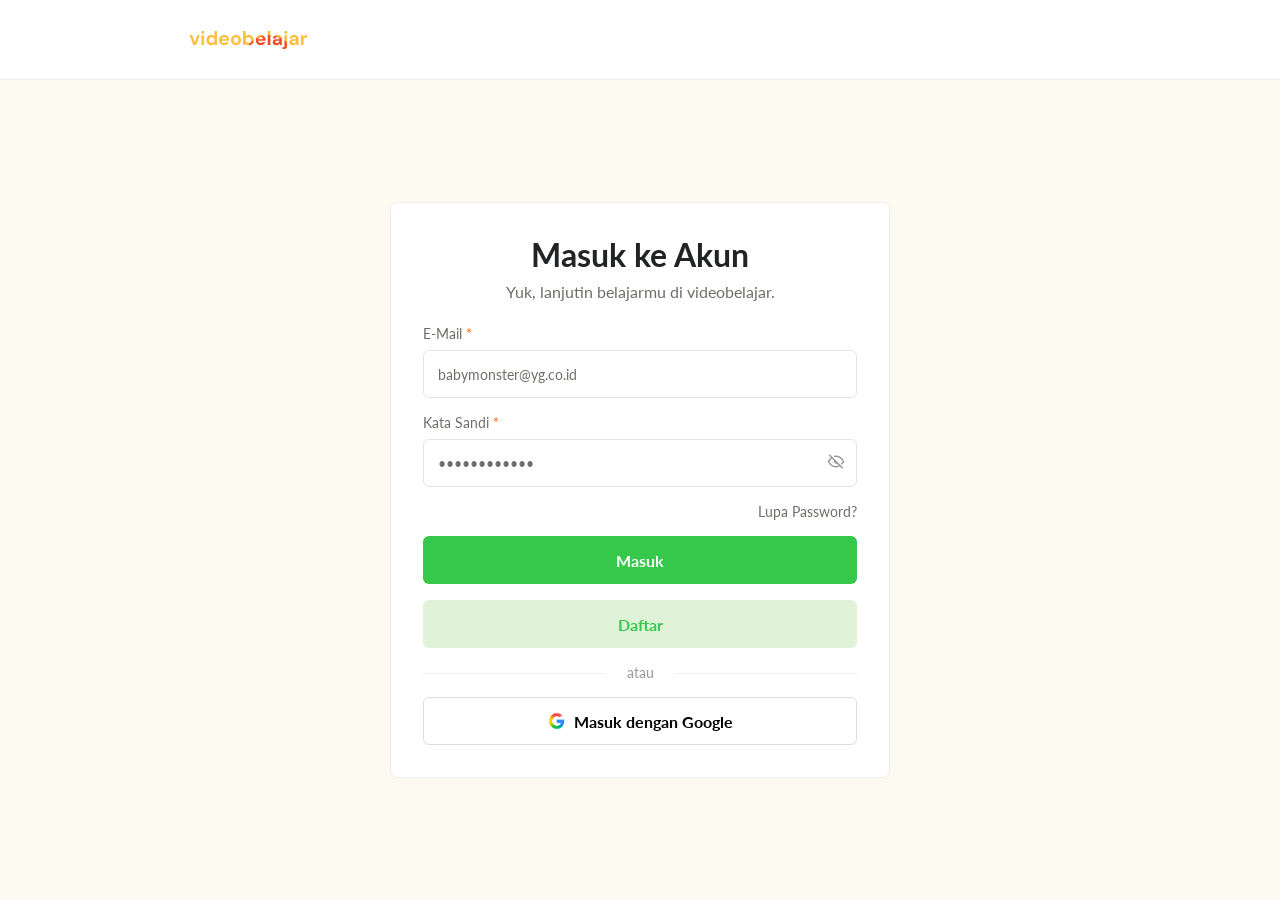
<file: index.html>
﻿<!doctype html>
<html lang="id">
  <head>
    <meta charset="UTF-8" />
    <meta name="viewport" content="width=device-width, initial-scale=1.0" />
    <title>videobelajar Login</title>
    <link rel="preconnect" href="https://fonts.googleapis.com" />
    <link rel="preconnect" href="https://fonts.gstatic.com" crossorigin />
    <link href="https://fonts.googleapis.com/css2?family=Lato:wght@400;700;900&display=swap" rel="stylesheet" />
    <link rel="stylesheet" href="css/style.css" />
  </head>
  <body>
    <header class="site-header">
      <a href="home.html" class="brand">
        <img src="assets/Logo.png" alt="videobelajar" />
      </a>
    </header>

    <main class="page-shell">
      <section class="login-card" aria-labelledby="login-title">
        <div class="card-heading">
          <h1 id="login-title">Masuk ke Akun</h1>
          <p>Yuk, lanjutin belajarmu di videobelajar.</p>
        </div>

        <form class="login-form" id="loginForm" novalidate>
          <div class="field">
            <label for="email">E-Mail <span aria-hidden="true">*</span></label>
            <input id="email" name="email" type="email" autocomplete="email" value="babymonster@yg.co.id" required />
            <p class="error-message" id="emailError"></p>
          </div>

          <div class="field">
            <label for="password">Kata Sandi <span aria-hidden="true">*</span></label>
            <div class="password-wrap">
              <input id="password" name="password" type="password" autocomplete="current-password" value="videobelajar" required minlength="8" />
              <button class="icon-button" type="button" id="togglePassword" aria-label="Tampilkan kata sandi" title="Tampilkan kata sandi">
                <svg viewBox="0 0 24 24" aria-hidden="true">
                  <path d="M3 3l18 18" />
                  <path d="M10.6 10.6a2 2 0 0 0 2.8 2.8" />
                  <path d="M9.3 5.4A10.5 10.5 0 0 1 12 5c5 0 8.7 4.4 10 7-0.5 1-1.5 2.4-3 3.7" />
                  <path d="M6.5 6.8C4.3 8.3 2.9 10.5 2 12c1.3 2.6 5 7 10 7 1.6 0 3.1-0.5 4.4-1.2" />
                </svg>
              </button>
            </div>
            <p class="error-message" id="passwordError"></p>
          </div>

          <a class="forgot-link" href="#">Lupa Password?</a>
          <button class="primary-button" type="submit">Masuk</button>
          <button class="secondary-button" type="button" onclick="window.location.href='register.html'">Daftar</button>

          <div class="divider" role="separator"><span>atau</span></div>

          <button type="button" class="google-button">
            <img src="assets/Google.png" alt="Google" />
            <span>Masuk dengan Google</span>
          </button>
        </form>
      </section>
    </main>

    <div class="toast" id="toast" role="status" aria-live="polite"></div>
    <script src="js/index.js"></script>
  </body>
</html>
</file>
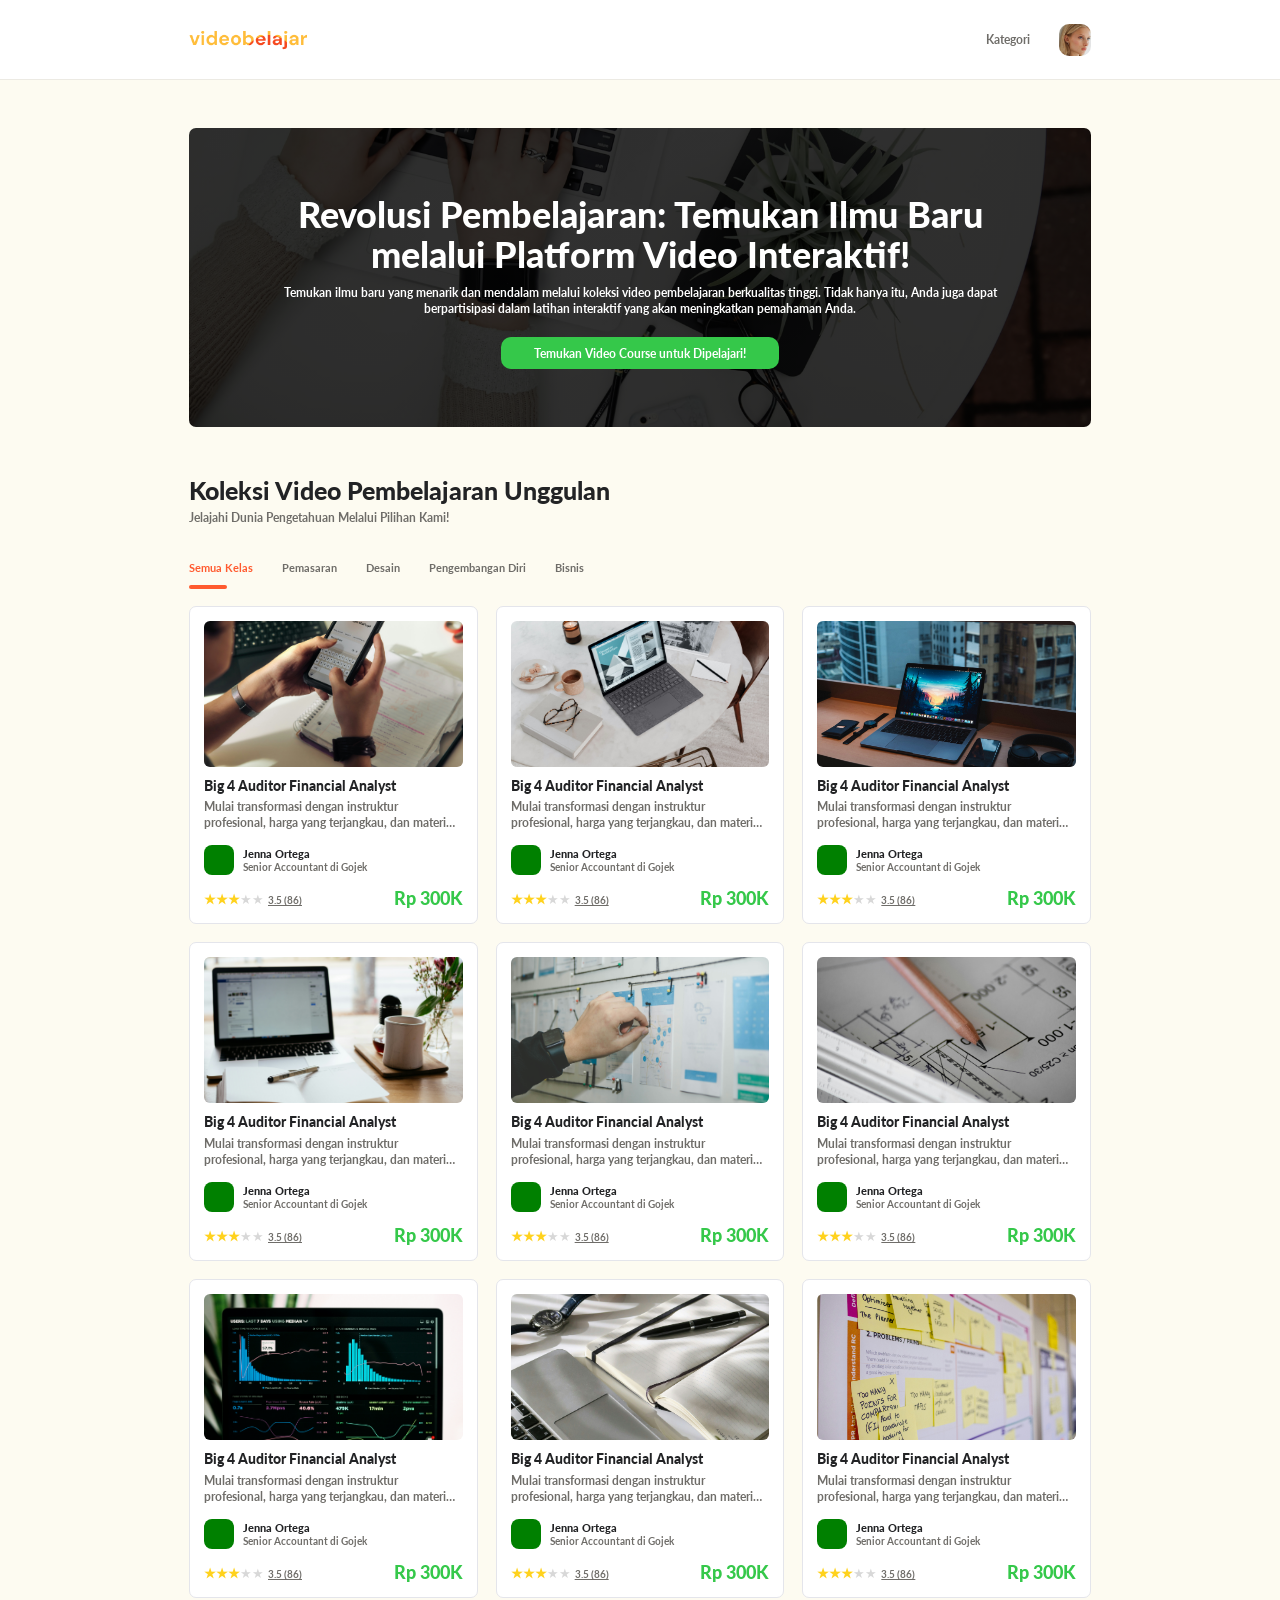
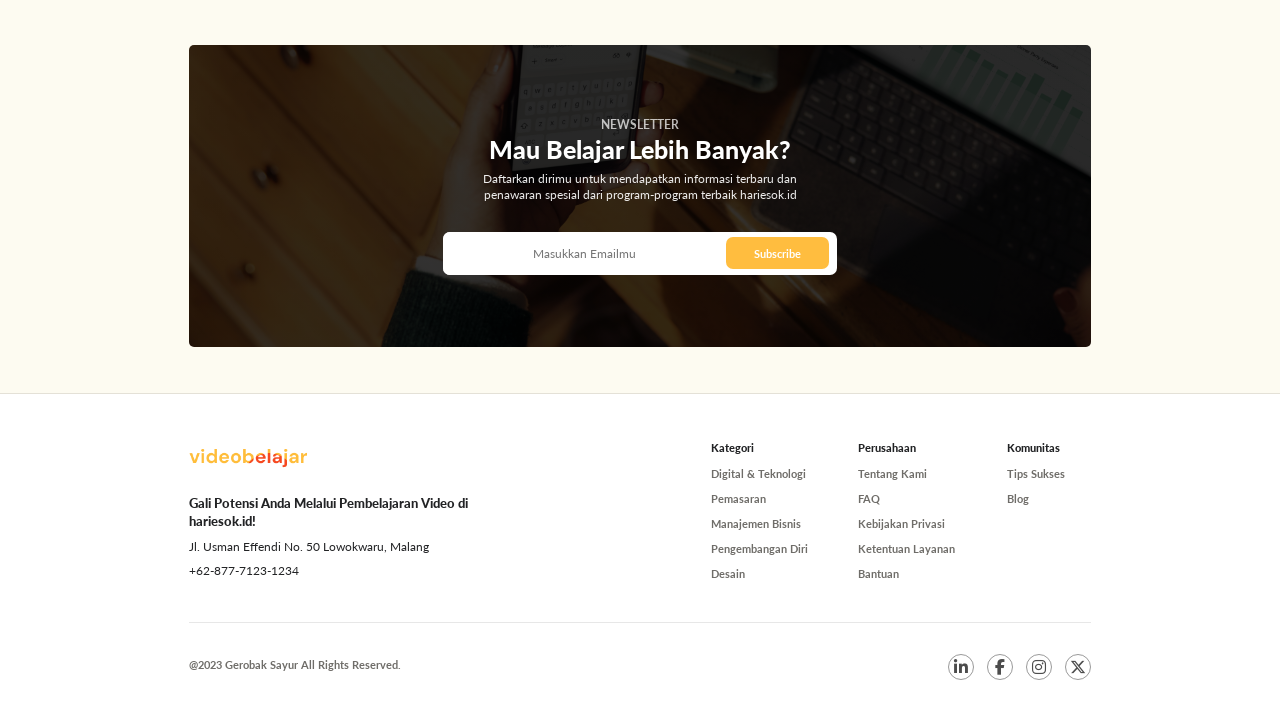
<file: home.html>
﻿<!doctype html>
<html lang="id">
  <head>
    <meta charset="UTF-8" />
    <meta name="viewport" content="width=device-width, initial-scale=1.0" />
    <title>VideoBelajar</title>
    <link rel="preconnect" href="https://fonts.googleapis.com" />
    <link rel="preconnect" href="https://fonts.gstatic.com" crossorigin />
    <link
      href="https://fonts.googleapis.com/css2?family=Lato:wght@400;700;900&display=swap"
      rel="stylesheet"
    />
    <link
      rel="stylesheet"
      href="https://cdnjs.cloudflare.com/ajax/libs/font-awesome/6.7.2/css/all.min.css"
    />
    <link rel="stylesheet" href="css/style.css" />
  </head>
  <body class="home-page">
    <header class="home-header">
      <div class="container navbar">
        <a href="home.html" class="brand">
          <img src="assets/Logo.png" alt="videobelajar" />
        </a>
        <nav class="home-nav">
          <a href="#">Kategori</a>
          <img src="assets/ava1.jpg" alt="profile" />
        </nav>
      </div>
    </header>

    <main>
      <section class="hero container">
        <div class="overlay">
          <h1>
            Revolusi Pembelajaran: Temukan Ilmu Baru melalui Platform Video
            Interaktif!
          </h1>
          <p>
            Temukan ilmu baru yang menarik dan mendalam melalui koleksi video
            pembelajaran berkualitas tinggi. Tidak hanya itu, Anda juga dapat
            berpartisipasi dalam latihan interaktif yang akan meningkatkan
            pemahaman Anda.
          </p>
          <button>Temukan Video Course untuk Dipelajari!</button>
        </div>
      </section>

      <section class="container courses">
        <h2>Koleksi Video Pembelajaran Unggulan</h2>
        <p class="subtitle">Jelajahi Dunia Pengetahuan Melalui Pilihan Kami!</p>

        <div class="category-list">
          <button class="category-btn active">Semua Kelas</button>
          <button class="category-btn">Pemasaran</button>
          <button class="category-btn">Desain</button>
          <button class="category-btn">Pengembangan Diri</button>
          <button class="category-btn">Bisnis</button>
        </div>

        <div class="course-grid" id="courseGrid"></div>
      </section>

      <section class="newsletter container">
        <div class="newsletter-overlay">
          <span>NEWSLETTER</span>
          <h2>Mau Belajar Lebih Banyak?</h2>
          <p>
            Daftarkan dirimu untuk mendapatkan informasi terbaru dan penawaran
            spesial dari program-program terbaik hariesok.id
          </p>
          <form class="newsletter-form">
            <input
              type="email"
              placeholder="Masukkan Emailmu"
              aria-label="Masukkan Emailmu"
            />
            <button type="submit">Subscribe</button>
          </form>
        </div>
      </section>
    </main>

    <footer class="site-footer">
      <div class="container footer-content">
        <div class="footer-about">
          <a href="home.html" class="brand footer-brand">
            <img src="assets/Logo.png" alt="videobelajar" />
          </a>
          <h4>Gali Potensi Anda Melalui Pembelajaran Video di hariesok.id!</h4>
          <p>Jl. Usman Effendi No. 50 Lowokwaru, Malang</p>
          <p>+62-877-7123-1234</p>
        </div>

        <div class="footer-links">
          <div>
            <h4>Kategori</h4>
            <ul>
              <li>Digital &amp; Teknologi</li>
              <li>Pemasaran</li>
              <li>Manajemen Bisnis</li>
              <li>Pengembangan Diri</li>
              <li>Desain</li>
            </ul>
          </div>
          <div>
            <h4>Perusahaan</h4>
            <ul>
              <li>Tentang Kami</li>
              <li>FAQ</li>
              <li>Kebijakan Privasi</li>
              <li>Ketentuan Layanan</li>
              <li>Bantuan</li>
            </ul>
          </div>
          <div>
            <h4>Komunitas</h4>
            <ul>
              <li>Tips Sukses</li>
              <li>Blog</li>
            </ul>
          </div>
        </div>
      </div>

      <div class="container footer-bottom">
        <p>@2023 Gerobak Sayur All Rights Reserved.</p>
        <div class="socials" aria-label="Social media">
          <a href="#"><i class="fa-brands fa-linkedin-in"></i></a>
          <a href="#"><i class="fa-brands fa-facebook-f"></i></a>
          <a href="#"><i class="fa-brands fa-instagram"></i></a>
          <a href="#"><i class="fa-brands fa-x-twitter"></i></a>
        </div>
      </div>
    </footer>

    <script src="js/home.js"></script>
  </body>
</html>
</file>
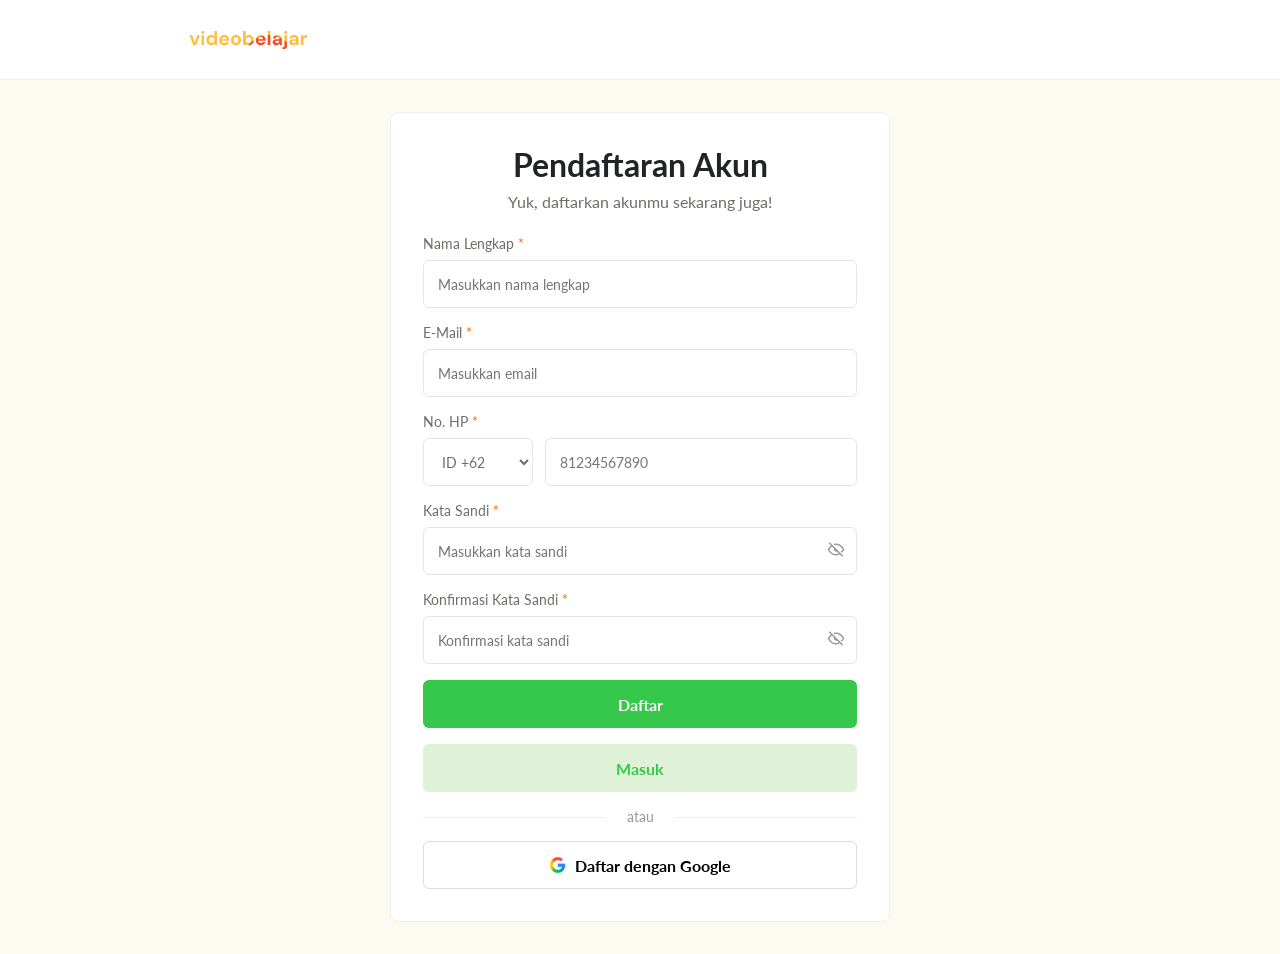
<file: register.html>
﻿<!doctype html>
<html lang="id">
  <head>
    <meta charset="UTF-8" />
    <meta name="viewport" content="width=device-width, initial-scale=1.0" />
    <title>videobelajar Register</title>
    <link rel="preconnect" href="https://fonts.googleapis.com" />
    <link rel="preconnect" href="https://fonts.gstatic.com" crossorigin />
    <link href="https://fonts.googleapis.com/css2?family=Lato:wght@400;700;900&display=swap" rel="stylesheet" />
    <link rel="stylesheet" href="css/style.css" />
  </head>
  <body>
    <header class="site-header">
      <a href="home.html" class="brand">
        <img src="assets/Logo.png" alt="videobelajar" />
      </a>
    </header>

    <main class="page-shell">
      <section class="login-card" aria-labelledby="register-title">
        <div class="card-heading">
          <h1 id="register-title">Pendaftaran Akun</h1>
          <p>Yuk, daftarkan akunmu sekarang juga!</p>
        </div>

        <form class="login-form" id="registerForm" novalidate>
          <div class="field">
            <label for="fullname">Nama Lengkap <span>*</span></label>
            <input id="fullname" name="fullname" type="text" placeholder="Masukkan nama lengkap" required />
          </div>

          <div class="field">
            <label for="email">E-Mail <span>*</span></label>
            <input id="email" name="email" type="email" placeholder="Masukkan email" required />
          </div>

          <div class="field">
            <label for="phone">No. HP <span>*</span></label>
            <div class="phone-group">
              <select id="countryCode" name="countryCode">
                <option value="+62">ID +62</option>
              </select>
              <input id="phone" name="phone" type="tel" placeholder="81234567890" required />
            </div>
          </div>

          <div class="field">
            <label for="password">Kata Sandi <span>*</span></label>
            <div class="password-wrap">
              <input id="password" name="password" type="password" placeholder="Masukkan kata sandi" minlength="8" required />
              <button type="button" class="icon-button" id="togglePassword" aria-label="Tampilkan kata sandi">
                <svg viewBox="0 0 24 24" aria-hidden="true">
                  <path d="M3 3l18 18" />
                  <path d="M10.6 10.6a2 2 0 0 0 2.8 2.8" />
                  <path d="M9.3 5.4A10.5 10.5 0 0 1 12 5c5 0 8.7 4.4 10 7-0.5 1-1.5 2.4-3 3.7" />
                  <path d="M6.5 6.8C4.3 8.3 2.9 10.5 2 12c1.3 2.6 5 7 10 7 1.6 0 3.1-0.5 4.4-1.2" />
                </svg>
              </button>
            </div>
          </div>

          <div class="field">
            <label for="confirmPassword">Konfirmasi Kata Sandi <span>*</span></label>
            <div class="password-wrap">
              <input id="confirmPassword" name="confirmPassword" type="password" placeholder="Konfirmasi kata sandi" minlength="8" required />
              <button type="button" class="icon-button" id="toggleConfirmPassword" aria-label="Tampilkan konfirmasi kata sandi">
                <svg viewBox="0 0 24 24" aria-hidden="true">
                  <path d="M3 3l18 18" />
                  <path d="M10.6 10.6a2 2 0 0 0 2.8 2.8" />
                  <path d="M9.3 5.4A10.5 10.5 0 0 1 12 5c5 0 8.7 4.4 10 7-0.5 1-1.5 2.4-3 3.7" />
                  <path d="M6.5 6.8C4.3 8.3 2.9 10.5 2 12c1.3 2.6 5 7 10 7 1.6 0 3.1-0.5 4.4-1.2" />
                </svg>
              </button>
            </div>
          </div>

          <button type="submit" class="primary-button">Daftar</button>
          <button type="button" class="secondary-button" onclick="window.location.href='index.html'">Masuk</button>

          <div class="divider"><span>atau</span></div>

          <button type="button" class="google-button">
            <img src="assets/Google.png" alt="Google" />
            <span>Daftar dengan Google</span>
          </button>
        </form>
      </section>
    </main>

    <div class="toast" id="toast" role="status" aria-live="polite"></div>
    <script src="js/register.js"></script>
  </body>
</html>
</file>
<file: css/style.css>
﻿:root {
  --bg: #fdfbf1;
  --card: #ffffff;
  --primary: #35c84a;
  --orange: #ff5a2f;
  --yellow: #ffbd24;
  --text: #222325;
  --muted: #6f6d69;
  --border: #e5e5e5;
}

* {
  margin: 0;
  padding: 0;
  box-sizing: border-box;
  font-family: "Lato", Arial, sans-serif;
}

body {
  min-height: 100vh;
  color: var(--text);
  background: var(--bg);
}

button,
input,
select {
  font: inherit;
}

button {
  font-weight: 700;
  cursor: pointer;
}

a {
  color: inherit;
  text-decoration: none;
}

.container {
  width: min(902px, calc(100% - 48px));
  margin-inline: auto;
}

.site-header {
  height: 80px;
  padding-inline: max(24px, calc((100vw - 902px) / 2));
  display: flex;
  align-items: center;
  background: #fff;
  border-bottom: 1px solid #eee;
}

.brand img {
  display: block;
  height: 34px;
  width: auto;
}

.page-shell {
  min-height: calc(100vh - 80px);
  display: flex;
  justify-content: center;
  align-items: center;
  padding: 32px 16px;
}

.login-card {
  width: 100%;
  max-width: 500px;
  padding: 32px;
  background: var(--card);
  border: 1px solid #eee;
  border-radius: 8px;
}

.card-heading {
  margin-bottom: 24px;
  text-align: center;
}

.card-heading h1 {
  margin-bottom: 8px;
  font-size: 2rem;
  font-weight: 700;
}

.card-heading p,
.field label,
.forgot-link,
.field input,
.phone-group select {
  color: var(--muted);
}

.login-form {
  display: flex;
  flex-direction: column;
  gap: 16px;
}

.field label {
  display: block;
  margin-bottom: 8px;
  font-size: 0.9rem;
}

.field span {
  color: #ff6b00;
}

.field input,
.phone-group select {
  width: 100%;
  height: 48px;
  padding-inline: 14px;
  font-size: 14px;
  border: 1px solid var(--border);
  border-radius: 6px;
  background: #fff;
}

.password-wrap {
  position: relative;
}

.password-wrap input {
  padding-right: 44px;
}

.icon-button {
  position: absolute;
  top: 50%;
  right: 12px;
  transform: translateY(-50%);
  border: 0;
  background: transparent;
}

.icon-button svg {
  width: 18px;
  height: 18px;
  fill: none;
  stroke: #999;
  stroke-width: 2;
}

.forgot-link {
  align-self: flex-end;
  font-size: 14px;
}

.primary-button,
.secondary-button,
.google-button {
  height: 48px;
  border-radius: 6px;
}

.primary-button {
  border: 0;
  color: #fff;
  background: var(--primary);
}

.secondary-button {
  border: 0;
  color: var(--primary);
  background: #dff2d8;
}

.google-button {
  display: flex;
  justify-content: center;
  align-items: center;
  gap: 8px;
  border: 1px solid #ddd;
  background: #fff;
}

.google-button img {
  width: 18px;
  height: 18px;
}

.divider {
  position: relative;
  text-align: center;
  font-size: 14px;
  color: #999;
}

.divider::before,
.divider::after {
  content: "";
  position: absolute;
  top: 50%;
  width: 42%;
  height: 1px;
  background: #eee;
}

.divider::before {
  left: 0;
}
.divider::after {
  right: 0;
}

.phone-group {
  display: flex;
  gap: 12px;
}

.phone-group select {
  width: 110px;
  flex: 0 0 auto;
}

.phone-group input {
  flex: 1;
}

.home-page {
  background: var(--bg);
}

.home-header {
  height: 80px;
  background: #fff;
  border-bottom: 1px solid #eceae3;
}

.navbar {
  height: 100%;
  display: flex;
  align-items: center;
  justify-content: space-between;
}

.home-nav {
  display: flex;
  align-items: center;
  gap: 29px;
}

.home-nav a {
  color: var(--muted);
  font-size: 12px;
  font-weight: 700;
}

.home-nav img {
  width: 32px;
  height: 32px;
  border-radius: 10px;
  object-fit: cover;
}

.hero {
  height: 299px;
  margin-top: 48px;
  border-radius: 7px;
  background:
    linear-gradient(rgba(0, 0, 0, 0.8), rgba(0, 0, 0, 0.8)),
    url("../assets/1.jpg") center / cover no-repeat;
  display: grid;
  place-items: center;
  overflow: hidden;
}
.overlay {
  width: min(780px, calc(100% - 32px));
  margin-top: 8px;
  color: #fff;
  text-align: center;
}

.overlay h1 {
  max-width: 720px;
  margin: 0 auto 10px;
  font-size: 36px;
  line-height: 1.12;
  font-weight: 900;
}

.overlay p {
  max-width: 760px;
  margin: 0 auto;
  font-size: 12px;
  line-height: 1.4;
  font-weight: 700;
}

.overlay button {
  min-width: 278px;
  height: 32px;
  margin-top: 19px;
  padding: 0 20px;
  border: 0;
  border-radius: 10px;
  background: var(--primary);
  color: #fff;
  font-size: 12px;
}

.courses {
  margin-top: 47px;
}

.courses h2 {
  margin-bottom: 3px;
  font-size: 25px;
  line-height: 1.3;
  font-weight: 900;
}

.subtitle {
  color: var(--muted);
  font-size: 12px;
  font-weight: 700;
}

.category-list {
  display: flex;
  align-items: flex-start;
  gap: 29px;
  height: 47px;
  margin-top: 34px;
}

.category-btn {
  position: relative;
  border: 0;
  background: transparent;
  color: var(--muted);
  font-size: 11px;
  font-weight: 700;
  line-height: 17px;
  white-space: nowrap;
}

.category-btn.active {
  color: var(--orange);
}

.category-btn.active::after {
  content: "";
  position: absolute;
  left: 0;
  bottom: -13px;
  width: 38px;
  height: 4px;
  border-radius: 3px;
  background: var(--orange);
}

.course-grid {
  display: grid;
  grid-template-columns: repeat(3, 1fr);
  gap: 18px;
}

.course-card {
  min-height: 306px;
  padding: 14px 14px 16px;
  border: 1px solid #e4e5eb;
  border-radius: 7px;
  background: #fff;
  overflow: hidden;
}

.course-image {
  display: block;
  width: 100%;
  height: 146px;
  object-fit: cover;
  border-radius: 6px;
}

.course-body {
  padding-top: 10px;
}

.course-title {
  margin-bottom: 5px;
  color: var(--text);
  font-size: 14px;
  line-height: 1.25;
  font-weight: 900;
}

.course-description {
  color: var(--muted);
  font-size: 12px;
  line-height: 1.35;
  font-weight: 700;
  display: -webkit-box;
  -webkit-line-clamp: 2;
  -webkit-box-orient: vertical;
  overflow: hidden;
}

.instructor {
  display: flex;
  align-items: center;
  gap: 9px;
  margin-top: 14px;
}

.instructor-avatar {
  width: 30px;
  height: 30px;
  border-radius: 8px;
  flex: 0 0 auto;
  background: green;
}

.avatar-2 {
  background: green;
}
.avatar-3 {
  background: green;
}

.instructor-info strong,
.instructor-info small {
  display: block;
}

.instructor-info strong {
  font-size: 11px;
  line-height: 1.25;
  font-weight: 900;
}

.instructor-info small {
  color: var(--muted);
  font-size: 10px;
  line-height: 1.25;
  font-weight: 700;
}

.rating-price {
  display: flex;
  align-items: center;
  gap: 6px;
  margin-top: 13px;
}

.rating b {
  color: #ffd21d;
  font-size: 13px;
  letter-spacing: 0;
}

.rating em {
  color: #d8d8d8;
  font-style: normal;
  font-size: 13px;
}

.rating a {
  color: var(--muted);
  font-size: 10px;
  font-weight: 700;
  text-decoration: underline;
}

.price {
  margin-left: auto;
  color: var(--primary);
  font-size: 18px;
  line-height: 1;
  font-weight: 900;
}

.newsletter {
  height: 302px;
  margin-top: 47px;
  margin-bottom: 46px;
  border-radius: 5px;
  background:
    linear-gradient(rgba(0, 0, 0, 0.8), rgba(0, 0, 0, 0.8)),
    url("../assets/2.jpg") center / cover no-repeat;
  overflow: hidden;
}

.newsletter-overlay {
  height: 100%;
  display: flex;
  flex-direction: column;
  justify-content: center;
  align-items: center;
  color: #fff;
  text-align: center;
}

.newsletter-overlay span {
  color: rgba(255, 255, 255, 0.72);
  font-size: 12px;
  font-weight: 700;
}

.newsletter-overlay h2 {
  margin: 2px 0 5px;
  font-size: 25px;
  line-height: 1.25;
  font-weight: 900;
}

.newsletter-overlay p {
  max-width: 370px;
  margin-bottom: 29px;
  color: rgba(255, 255, 255, 0.92);
  font-size: 12px;
  line-height: 1.35;
}

.newsletter-form {
  width: min(394px, calc(100% - 32px));
  height: 43px;
  border-radius: 7px;
  background: #fff;
  display: flex;
  align-items: center;
}

.newsletter-form input {
  min-width: 0;
  flex: 1;
  height: 100%;
  border: 0;
  border-radius: 7px;
  padding: 0 23px;
  color: #686868;
  font-size: 12px;
  outline: none;
  text-align: center;
}

.newsletter-form button {
  width: 103px;
  height: 32px;
  margin-right: 8px;
  border: 0;
  border-radius: 7px;
  background: #ffbd3f;
  color: #fff;
  font-size: 11px;
}

.site-footer {
  background: #fff;
  border-top: 1px solid #e4e1d7;
  padding-top: 47px;
}

.footer-content {
  display: flex;
  justify-content: space-between;
  gap: 70px;
}

.footer-about {
  width: 410px;
}

.footer-brand img {
  height: 34px;
}

.footer-about h4 {
  width: 300px;
  margin: 20px 0 9px;
  font-size: 13px;
  line-height: 1.35;
  font-weight: 900;
}

.footer-about p {
  margin-bottom: 8px;
  font-size: 12px;
  line-height: 1.35;
}

.footer-links {
  display: grid;
  grid-template-columns: 126px 128px 84px;
  gap: 21px;
}

.footer-links h4 {
  margin-bottom: 13px;
  font-size: 11px;
  font-weight: 900;
}

.footer-links ul {
  list-style: none;
}

.footer-links li {
  margin-bottom: 12px;
  color: var(--muted);
  font-size: 11px;
  font-weight: 700;
}

.footer-bottom {
  height: 84px;
  margin-top: 30px;
  border-top: 1px solid #e7e7e7;
  display: flex;
  align-items: center;
  justify-content: space-between;
}

.footer-bottom p {
  color: var(--muted);
  font-size: 11px;
  font-weight: 700;
}

.socials {
  display: flex;
  gap: 13px;
}

.socials a {
  width: 26px;
  height: 26px;
  margin-top: 5px;
  border: 1px solid #9a9a9a;
  border-radius: 50%;
  color: #4c4c4c;
  display: grid;
  place-items: center;
}

.toast {
  position: fixed;
  right: 20px;
  bottom: 20px;
}

@media (max-width: 768px) {
  .container {
    width: calc(100% - 24px);
  }

  .home-header {
    box-shadow: 0 2px 12px rgba(0, 0, 0, 0.08);
  }

  .navbar {
    min-height: 72px;
    justify-content: space-between;
  }

  .brand img {
    height: 34px;
    width: auto;
  }

  .home-nav a,
  .home-nav img {
    display: none;
  }

  .home-nav::after {
    content: "\f0c9";
    font-family: "Font Awesome 6 Free";
    font-weight: 900;
    font-size: 20px;
    color: #a5a5a5;
    display: block;
  }

  .hero {
    height: auto;
    min-height: 360px;
    margin-top: 24px;
    margin-bottom: 32px;
  }

  .hero .overlay {
    padding: 28px 20px;
    text-align: center;
  }

  .hero h1 {
    font-size: 24px;
    line-height: 1.2;
    margin-bottom: 12px;
  }

  .hero p {
    font-size: 14px;
    line-height: 1.6;
    margin-bottom: 18px;
  }

  .overlay button {
    width: 100%;
    max-width: 320px;
    height: 42px;
    margin-top: 0;
    font-size: 13px;
  }

  .courses {
    margin-top: 20px;
  }
  .category-list {
    margin-top: 20px;
  }
  .courses h2 {
    line-height: 1.25;
    margin-bottom: 8px;
  }

  .subtitle {
    font-size: 13px;
    margin-bottom: 20px;
  }

  .course-grid {
    grid-template-columns: 1fr;
    gap: 16px;
  }
  .course-card {
    display: flex;
    align-items: flex-start;
    padding: 12px;
    gap: 12px;
    min-height: auto;
  }

  .course-image {
    width: 96px;
    height: 96px;
    border-radius: 10px;
    object-fit: cover;
    flex-shrink: 0;
  }

  .course-body {
    flex: 1;
    min-width: 0;
  }

  .course-title {
    font-size: 14px;
    line-height: 1.25;
    margin-bottom: 8px;
    display: -webkit-box;
    -webkit-line-clamp: 2;
    -webkit-box-orient: vertical;
    overflow: hidden;
  }

  .course-description {
    display: none;
  }

  .instructor {
    gap: 8px;
    margin-bottom: 10px;
  }

  .instructor-avatar {
    width: 36px;
    height: 36px;
  }

  .instructor-info strong {
    font-size: 12px;
    display: block;
  }

  .instructor-info small {
    font-size: 11px;
    line-height: 1.2;
  }

  .rating-price {
    display: flex;
    justify-content: space-between;
    align-items: center;
    width: 100%;
  }

  .rating {
    font-size: 12px;
  }

  .rating a {
    font-size: 12px;
  }

  .price {
    font-size: 16px;
    font-weight: 700;
  }

  .newsletter {
    height: auto;
    margin: 24px auto;
    padding: 24px 12px;
  }

  .newsletter-overlay span {
    font-size: 10px;
  }

  .newsletter-overlay h2 {
    font-size: 25px;
    line-height: 1.2;
    margin: 4px 0 8px;
  }

  .newsletter-overlay p {
    max-width: 250px;
    font-size: 10px;
    line-height: 1.4;
    margin-bottom: 16px;
  }

  .newsletter-form {
    width: 100%;
    max-width: 250px;
    display: flex;
    flex-direction: column;
    gap: 10px;
    background: transparent;
    height: auto;
  }

  .newsletter-form input,
  .newsletter-form button {
    width: 100%;
    min-height: 36px;
    margin: 0;
    border-radius: 8px;
  }

  .newsletter-form button {
    font-size: 11px;
  }

  .site-footer {
    padding-top: 16px;
  }

  .footer-content {
    display: block;
  }

  .footer-about {
    width: 100%;
    margin-bottom: 10px;
  }

  .footer-brand img {
    height: 26px;
  }

  .footer-about h4 {
    margin: 8px 0 6px;
    font-size: 13px;
    line-height: 1.4;
  }

  .footer-about p {
    font-size: 11px;
    margin-bottom: 2px;
  }

  .footer-links {
    display: block;
    margin-top: 10px;
  }

  .footer-links > div {
    padding: 10px 0;
    border-bottom: 1px transparent;
  }

  .footer-links ul {
    display: none;
  }

  .footer-links ul.show {
    display: block;
  }

  .footer-links h4 {
    margin: 0;
    font-size: 13px;
    display: flex;
    align-items: center;
    justify-content: space-between;
    width: 100%;
  }

  .footer-links h4::after {
    content: "›";
    margin-left: auto;
    color: #d4d4d4;
    transition: transform 0.2s;
  }

  .footer-links h4.open::after {
    transform: rotate(90deg);
    margin-top: 20px;
  }

  .footer-bottom {
    margin-top: 12px;
    padding-top: 12px;
    height: auto;
    border-top: 1px solid #d4d4d4;
    border-bottom: none;
    display: flex;
    flex-direction: column-reverse;
    align-items: flex-start;
    gap: 10px;
  }

  .socials {
    gap: 8px;
    margin: 0;
  }

  .socials a {
    width: 30px;
    height: 30px;
  }

  .footer-bottom p {
    font-size: 11px;
    line-height: 1.4;
    margin-bottom: 20px;
  }
}
</file>
